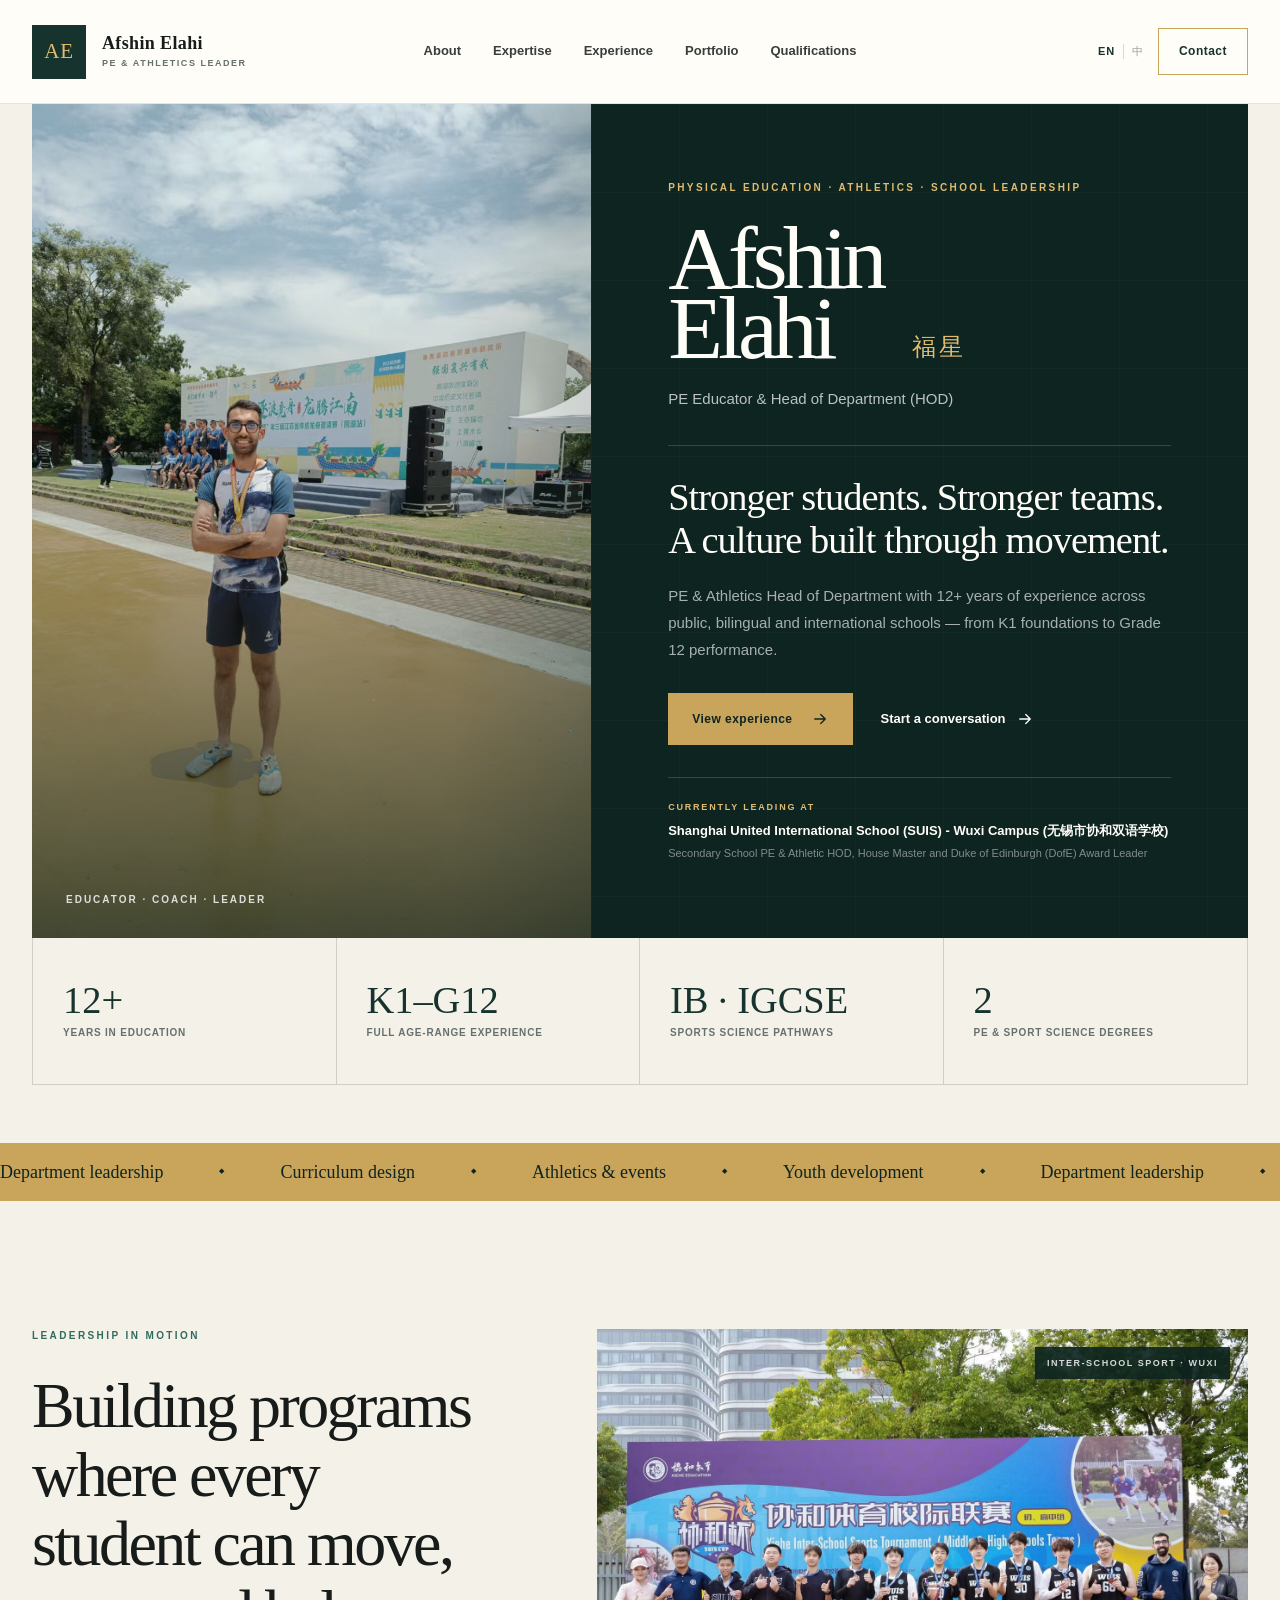
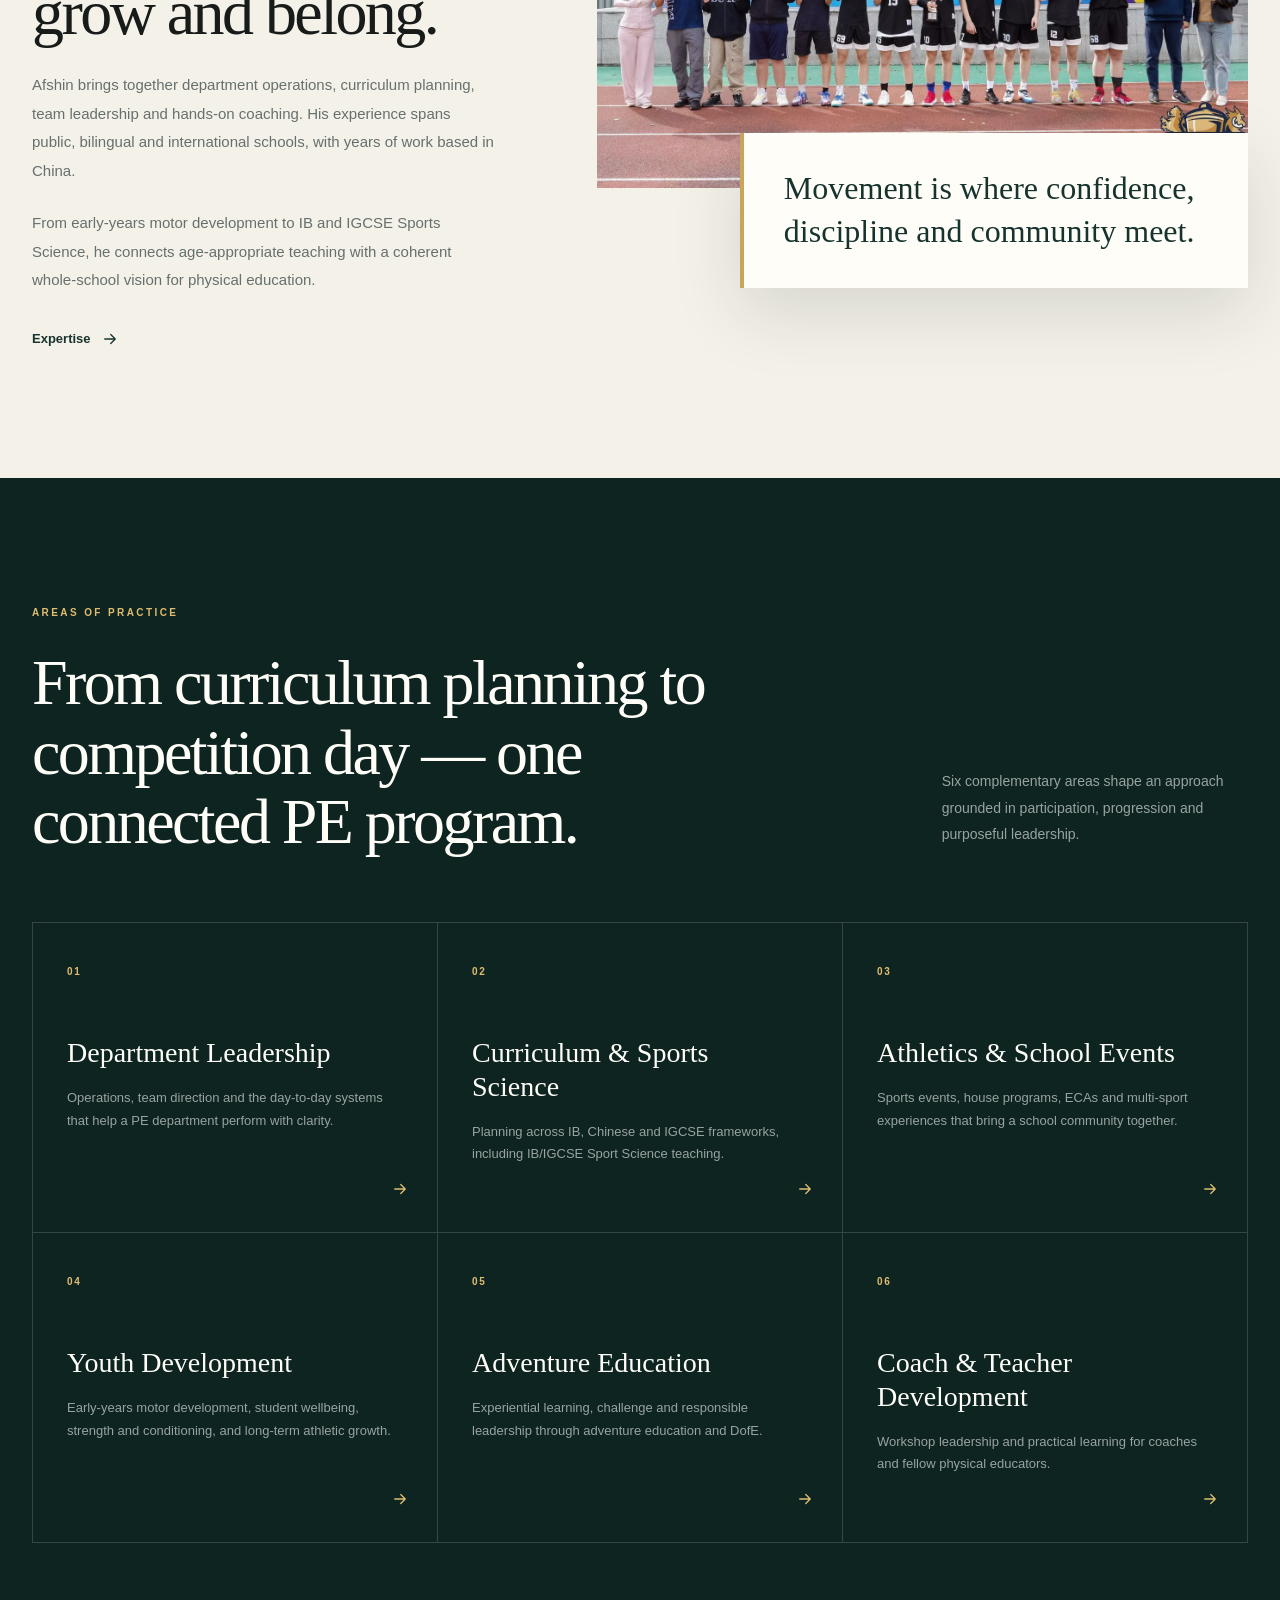
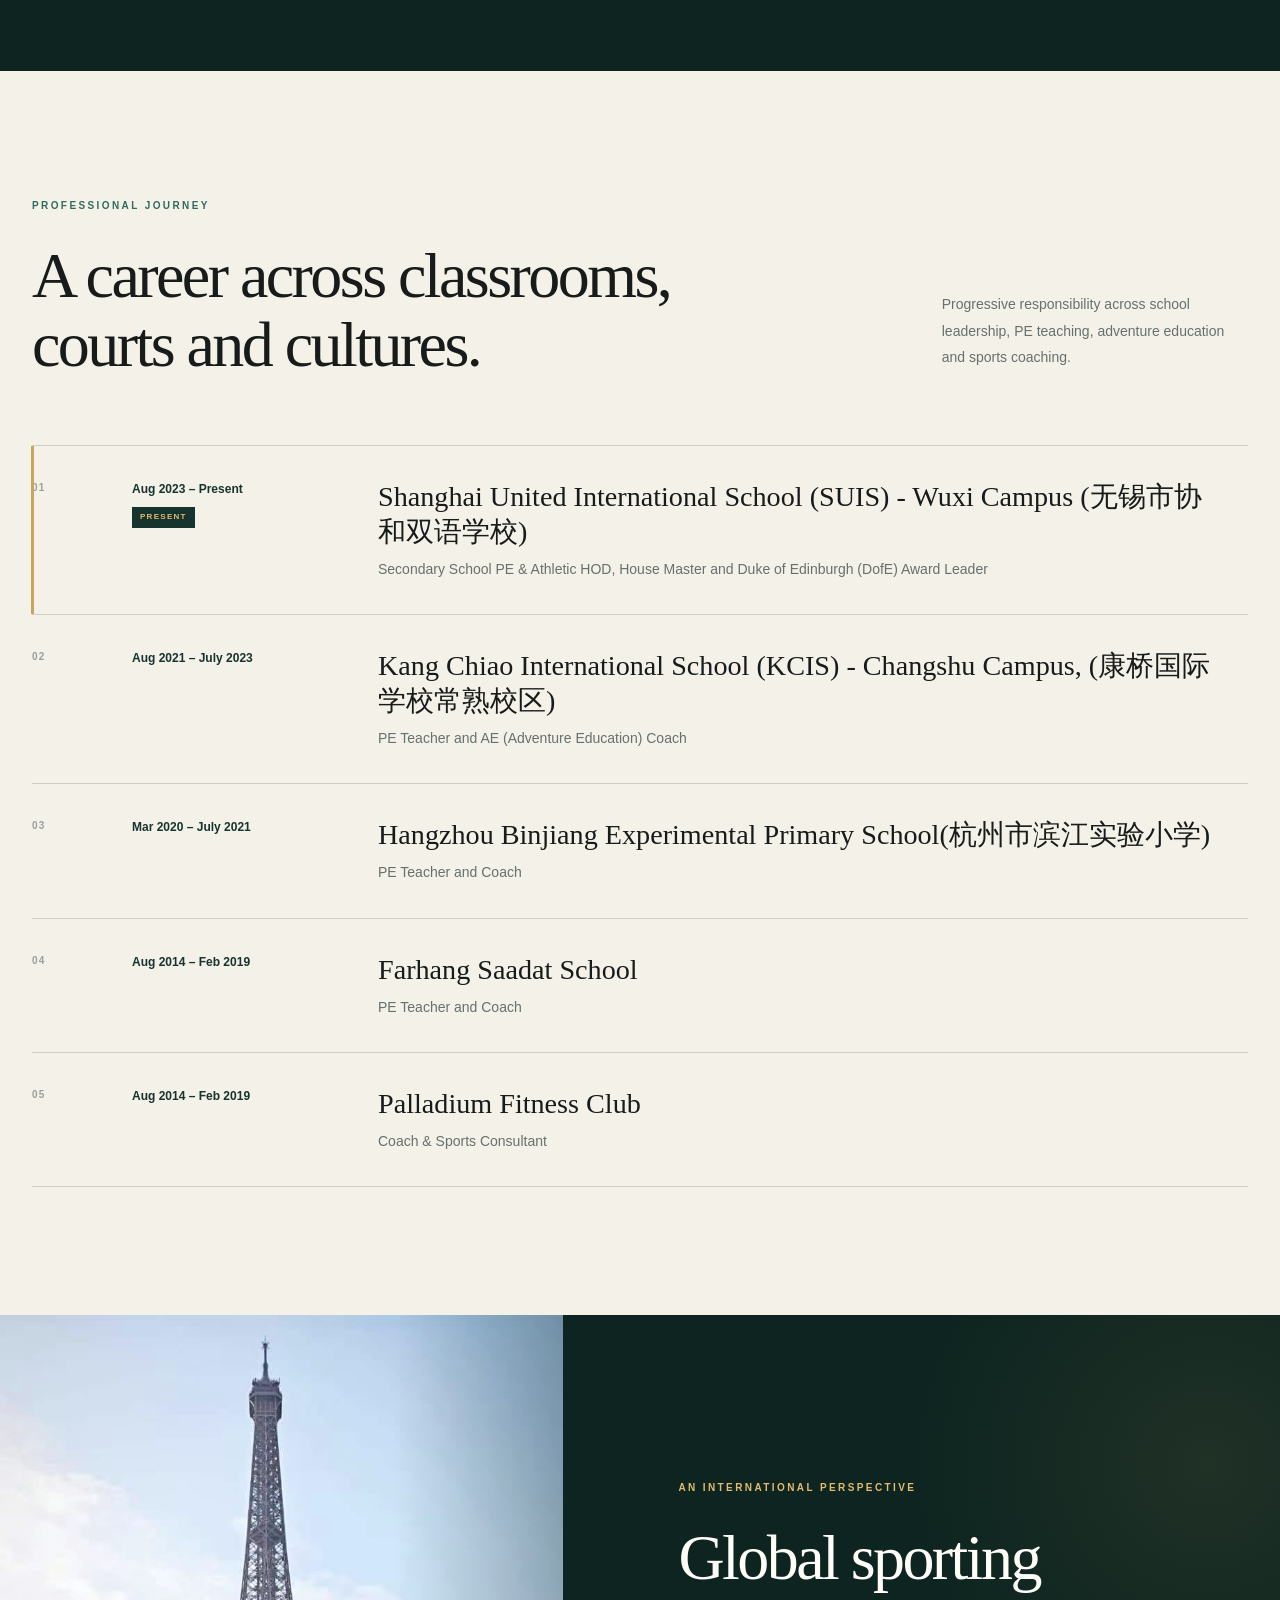
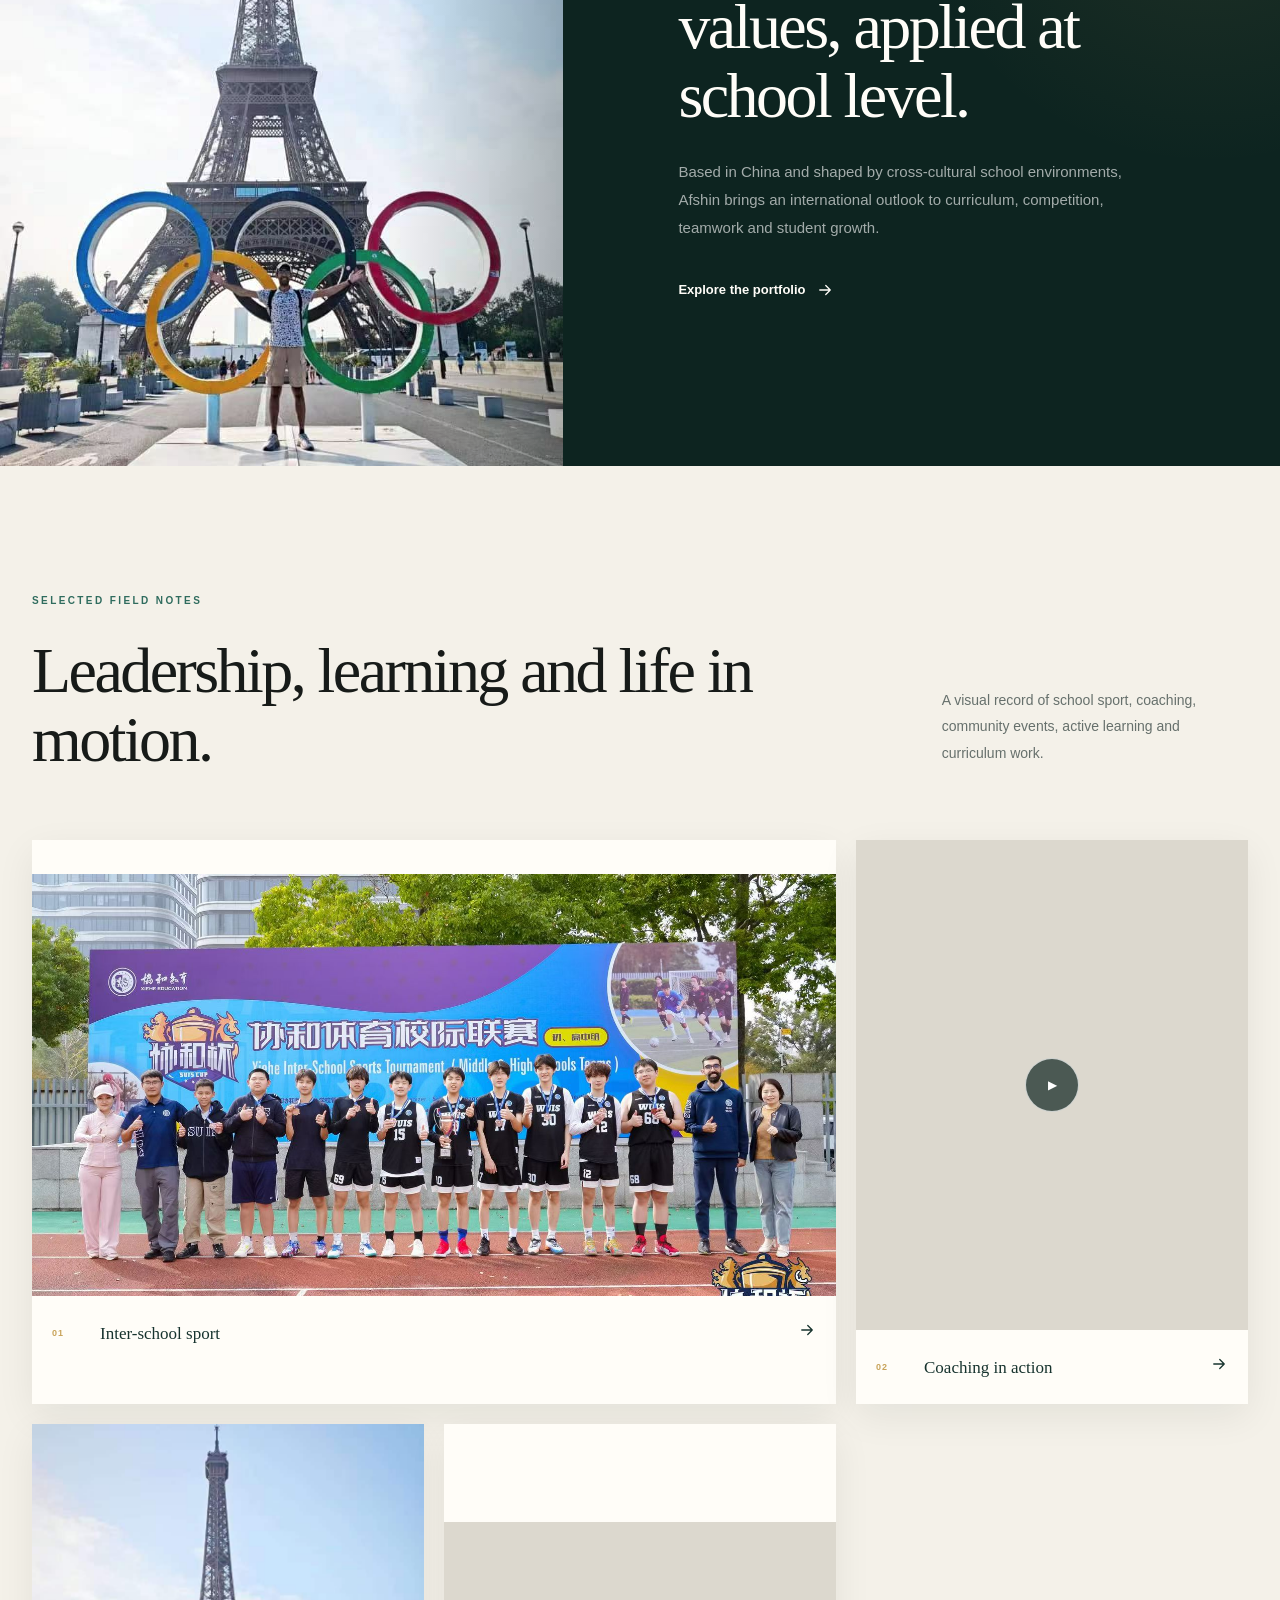
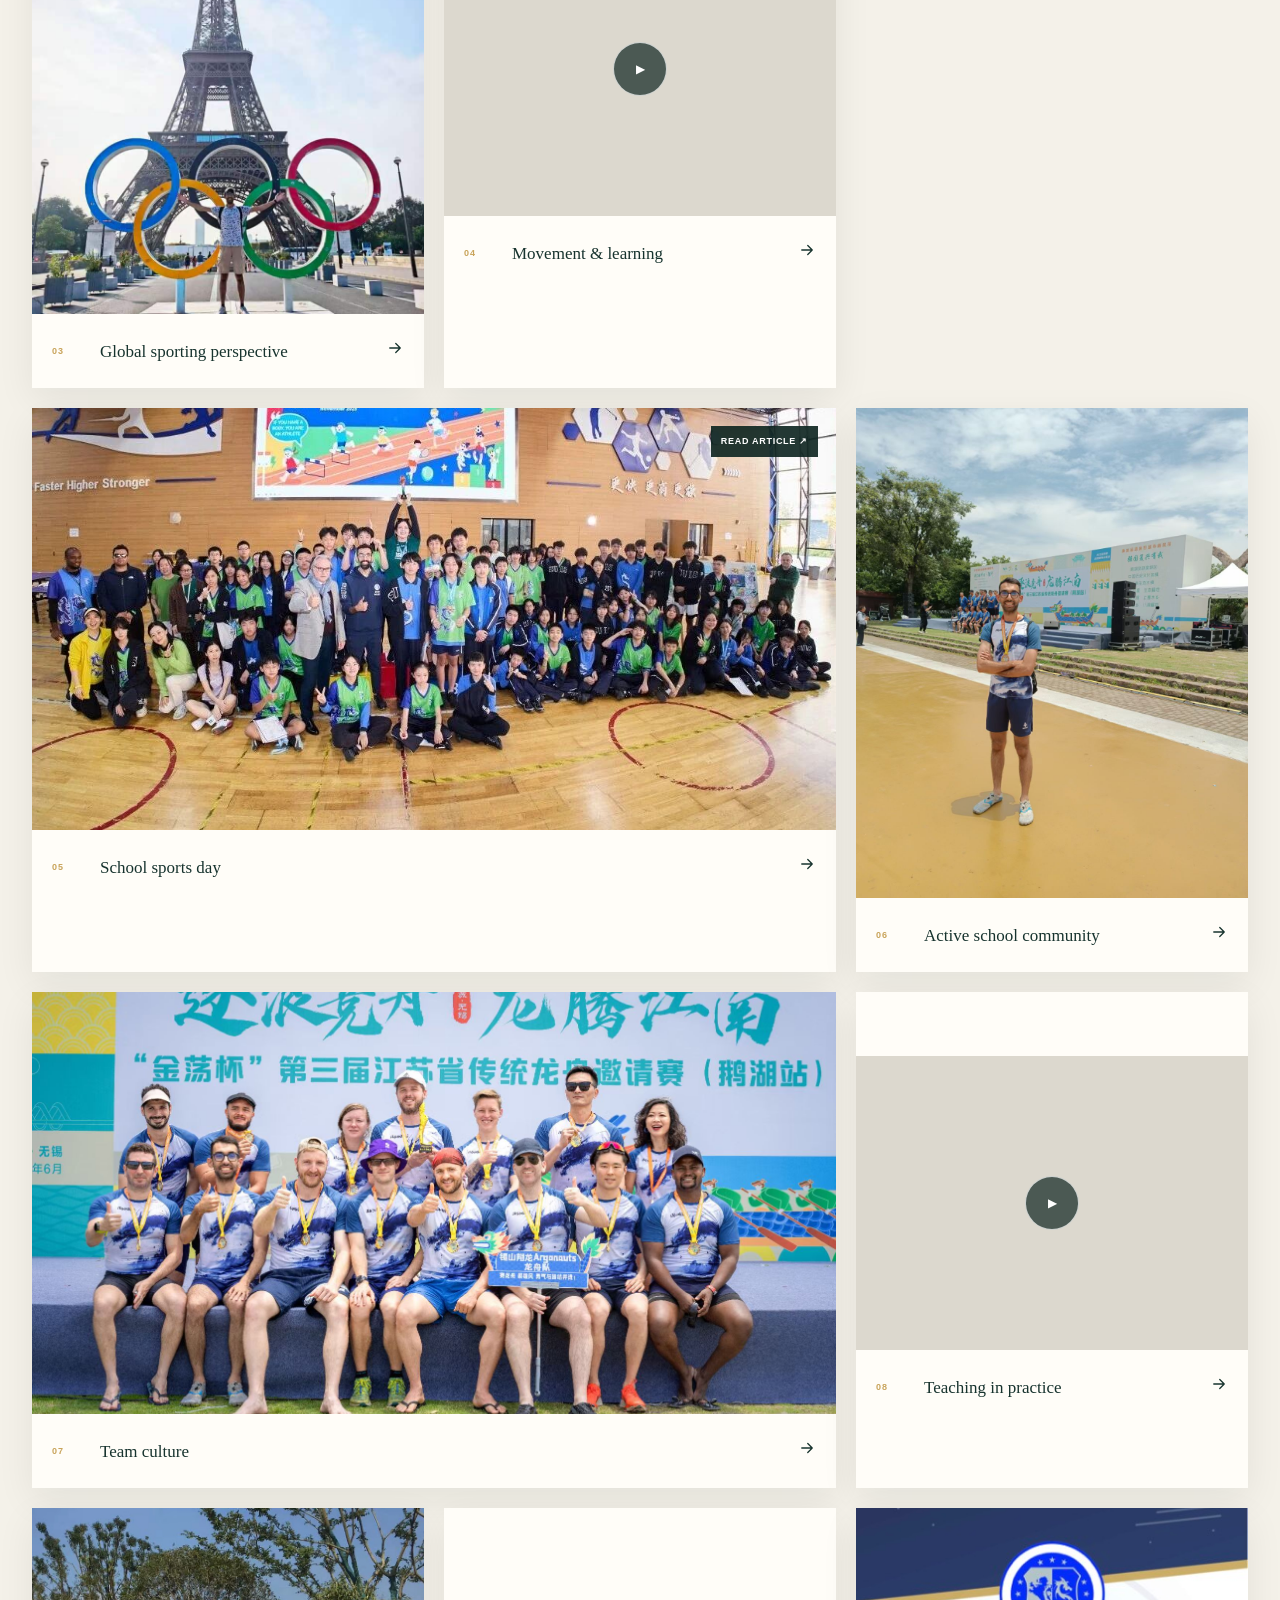
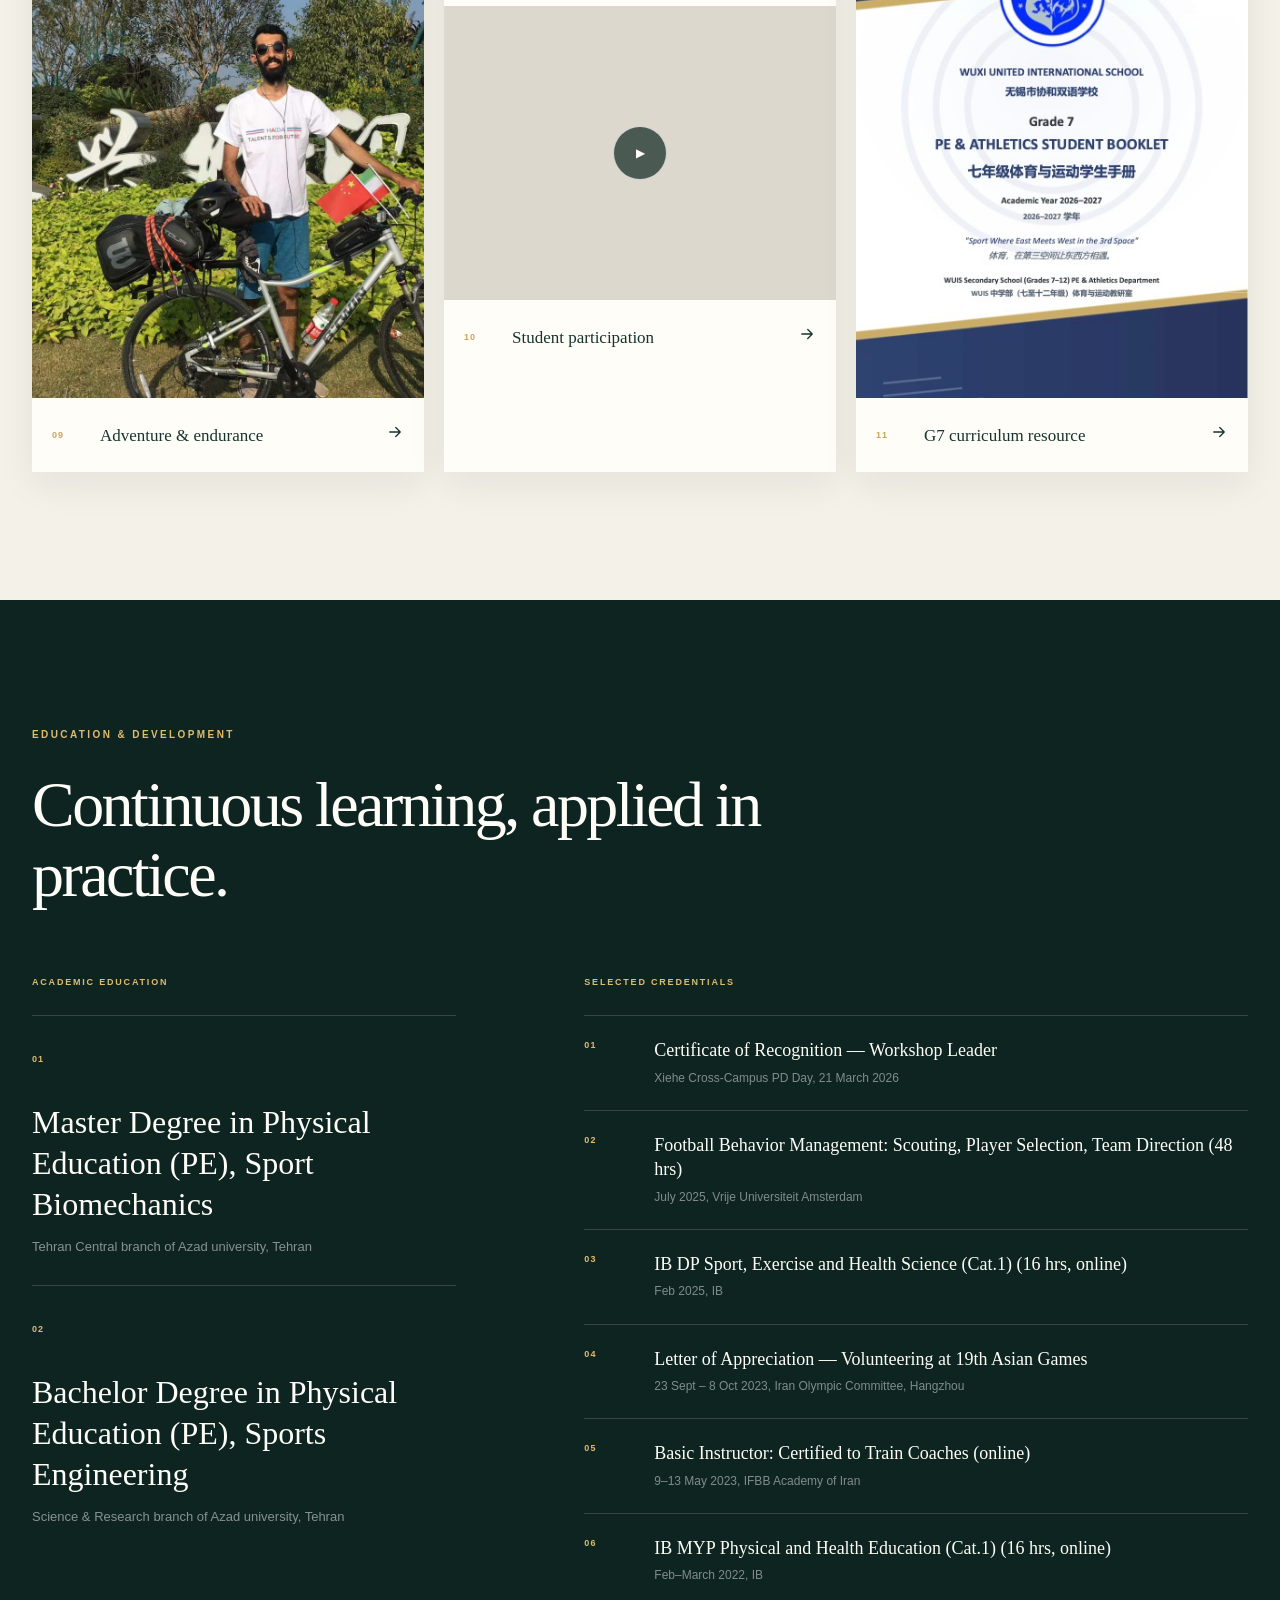
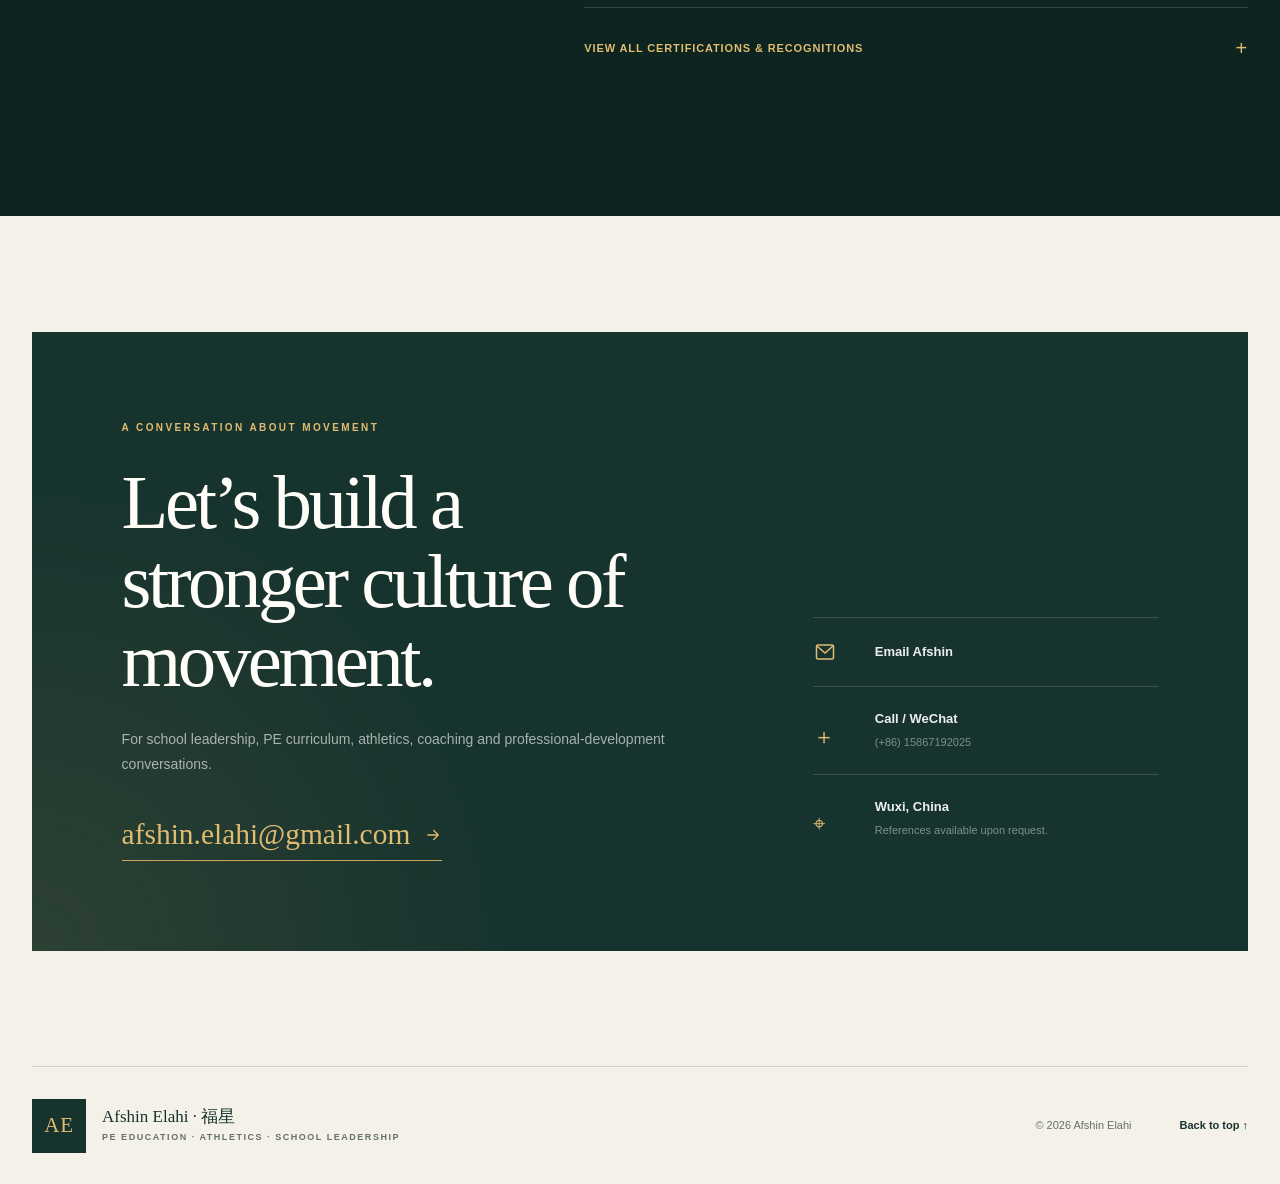
<file: index.html>
<!DOCTYPE html>
<html lang="en">
<head>
  <meta charset="UTF-8" />
  <meta name="viewport" content="width=device-width, initial-scale=1.0" />
  <meta name="theme-color" content="#132a27" />
  <title>Afshin Elahi (福星) — PE &amp; Athletics Leader</title>
  <meta
    name="description"
    content="Afshin Elahi — PE & Athletics Head of Department with 12+ years of experience across public, bilingual and international schools."
  />
  <link rel="icon" href="data:image/svg+xml,<svg xmlns='http://www.w3.org/2000/svg' viewBox='0 0 100 100'><rect width='100' height='100' rx='20' fill='%23132a27'/><text x='50' y='68' font-size='52' text-anchor='middle' fill='%23d9a441' font-family='Georgia'>AE</text></svg>" />
  <link rel="stylesheet" href="style.css?v=20261010" />
</head>
<body>
  <a class="skip-link" href="#main-content">Skip to main content</a>
  <div id="app"></div>
  <script src="content.js?v=20261010"></script>
  <script src="app.js?v=20261010"></script>
</body>
</html>
</file>
<file: style.css>
:root {
  --paper: #f4f1e9;
  --paper-deep: #e9e3d7;
  --white: #fffdf8;
  --ink: #171b19;
  --muted: #66706c;
  --forest: #17332e;
  --forest-deep: #0d2420;
  --forest-soft: #23473f;
  --gold: #c9a45b;
  --gold-bright: #e0bc70;
  --line: rgba(23, 27, 25, 0.16);
  --light-line: rgba(255, 255, 255, 0.16);
  --serif: Georgia, "Times New Roman", "Songti SC", "STSong", serif;
  --sans: -apple-system, BlinkMacSystemFont, "Segoe UI", "PingFang SC", "Hiragino Sans GB",
    "Microsoft YaHei", Helvetica, Arial, sans-serif;
  --ease: cubic-bezier(0.2, 0.72, 0.24, 1);
  --shell: min(1400px, calc(100% - 64px));
}

* {
  box-sizing: border-box;
  margin: 0;
  padding: 0;
}

html {
  scroll-behavior: smooth;
  scroll-padding-top: 112px;
}

body {
  background: var(--paper);
  color: var(--ink);
  font-family: var(--sans);
  line-height: 1.6;
  overflow-x: hidden;
  -webkit-font-smoothing: antialiased;
}

body.modal-open,
body.menu-open {
  overflow: hidden;
}

img,
video {
  display: block;
  max-width: 100%;
}

button,
a,
summary {
  font: inherit;
}

a {
  color: inherit;
}

button {
  color: inherit;
}

::selection {
  background: var(--gold);
  color: var(--forest-deep);
}

.page-shell {
  width: var(--shell);
  margin-inline: auto;
}

.skip-link {
  position: fixed;
  z-index: 1000;
  left: 24px;
  top: 16px;
  padding: 10px 16px;
  background: var(--white);
  color: var(--forest);
  transform: translateY(-160%);
  transition: transform 0.2s;
}

.skip-link:focus {
  transform: translateY(0);
}

.site-header {
  position: sticky;
  z-index: 100;
  top: 0;
  min-height: 104px;
  padding: 0 max(32px, calc((100vw - 1400px) / 2));
  display: grid;
  grid-template-columns: minmax(250px, 1fr) auto minmax(250px, 1fr);
  align-items: center;
  gap: 28px;
  background: rgba(255, 253, 248, 0.96);
  border-bottom: 1px solid rgba(23, 27, 25, 0.1);
  backdrop-filter: blur(16px);
}

.brand,
.footer-brand {
  display: inline-flex;
  align-items: center;
  gap: 16px;
  text-decoration: none;
}

.brand-mark {
  width: 54px;
  height: 54px;
  flex: 0 0 auto;
  display: grid;
  place-items: center;
  background: var(--forest);
  color: var(--gold-bright);
  font: 400 21px/1 var(--serif);
  letter-spacing: 0.03em;
}

.brand-copy {
  display: flex;
  flex-direction: column;
  gap: 2px;
}

.brand-copy strong {
  font: 600 18px/1.2 var(--serif);
  letter-spacing: 0.02em;
}

.brand-copy small,
.footer-brand small {
  color: var(--muted);
  font-size: 9px;
  font-weight: 700;
  letter-spacing: 0.17em;
  text-transform: uppercase;
}

.desktop-nav {
  display: flex;
  align-items: center;
  gap: 32px;
}

.desktop-nav a {
  position: relative;
  padding-block: 40px;
  color: #383e3b;
  font-size: 13px;
  font-weight: 600;
  text-decoration: none;
}

.desktop-nav a::after {
  position: absolute;
  right: 0;
  bottom: 27px;
  left: 0;
  height: 1px;
  background: var(--gold);
  content: "";
  transform: scaleX(0);
  transform-origin: right;
  transition: transform 0.3s var(--ease);
}

.desktop-nav a:hover::after,
.desktop-nav a:focus-visible::after {
  transform: scaleX(1);
  transform-origin: left;
}

.header-actions {
  display: flex;
  justify-content: flex-end;
  align-items: center;
  gap: 14px;
}

.language-toggle {
  display: inline-flex;
  align-items: center;
  gap: 8px;
  border: 0;
  background: transparent;
  cursor: pointer;
  font-size: 11px;
  letter-spacing: 0.08em;
}

.language-toggle span {
  color: #999c9a;
}

.language-toggle span.active {
  color: var(--forest);
  font-weight: 800;
}

.language-toggle i {
  width: 1px;
  height: 15px;
  background: var(--line);
}

.header-contact {
  padding: 13px 20px;
  border: 1px solid var(--gold);
  color: var(--forest);
  font-size: 12px;
  font-weight: 700;
  letter-spacing: 0.04em;
  text-decoration: none;
  transition: background 0.25s, color 0.25s;
}

.header-contact:hover {
  background: var(--forest);
  color: var(--white);
}

.menu-toggle,
.mobile-nav {
  display: none;
}

.hero {
  display: grid;
  grid-template-columns: minmax(0, 46%) minmax(0, 54%);
  min-height: calc(100svh - 104px);
  max-height: 900px;
  overflow: hidden;
  background: var(--forest-deep);
}

.hero-photo {
  position: relative;
  min-height: 680px;
  overflow: hidden;
  background: #c7c1b6;
}

.hero-photo img {
  width: 100%;
  height: 100%;
  object-fit: cover;
  object-position: 50% 42%;
  filter: saturate(0.82) contrast(1.02);
  transition: transform 1.2s var(--ease);
}

.hero:hover .hero-photo img {
  transform: scale(1.015);
}

.hero-photo-shade {
  position: absolute;
  inset: 0;
  background:
    linear-gradient(180deg, rgba(8, 27, 22, 0.04) 40%, rgba(8, 27, 22, 0.7) 100%),
    linear-gradient(90deg, transparent 75%, rgba(13, 36, 32, 0.18));
}

.hero-photo-label {
  position: absolute;
  right: 34px;
  bottom: 30px;
  left: 34px;
  color: rgba(255, 255, 255, 0.82);
  font-size: 10px;
  font-weight: 700;
  letter-spacing: 0.2em;
  text-transform: uppercase;
}

.hero-content {
  position: relative;
  display: flex;
  min-height: 680px;
  padding: clamp(54px, 6vw, 98px);
  flex-direction: column;
  justify-content: center;
  background:
    linear-gradient(rgba(255, 255, 255, 0.025) 1px, transparent 1px),
    linear-gradient(90deg, rgba(255, 255, 255, 0.02) 1px, transparent 1px),
    var(--forest-deep);
  background-size: 88px 88px;
  color: var(--white);
}

.eyebrow {
  margin-bottom: 28px;
  color: var(--gold-bright);
  font-size: 10px;
  font-weight: 800;
  letter-spacing: 0.24em;
  line-height: 1.4;
  text-transform: uppercase;
}

.eyebrow.green {
  color: #2f6c5e;
}

.eyebrow.gold {
  color: var(--gold-bright);
}

.hero-name-row {
  display: flex;
  align-items: flex-end;
  gap: 30px;
}

.hero h1 {
  font: 400 clamp(68px, 7vw, 108px)/0.78 var(--serif);
  letter-spacing: -0.055em;
}

.hero-cn {
  margin-bottom: 4px;
  color: var(--gold-bright);
  font: 400 24px/1 var(--serif);
  letter-spacing: 0.12em;
}

.hero-role {
  margin-top: 24px;
  color: rgba(255, 255, 255, 0.72);
  font-size: 15px;
}

.hero-rule {
  width: 100%;
  height: 1px;
  margin: 34px 0 30px;
  background: var(--light-line);
}

.hero h2 {
  max-width: 700px;
  font: 400 clamp(30px, 3vw, 48px)/1.13 var(--serif);
  letter-spacing: -0.025em;
}

.hero-lead {
  max-width: 680px;
  margin-top: 20px;
  color: rgba(255, 255, 255, 0.64);
  font-size: 15px;
  line-height: 1.8;
}

.hero-ctas {
  display: flex;
  align-items: center;
  gap: 28px;
  margin-top: 30px;
}

.button {
  display: inline-flex;
  align-items: center;
  justify-content: center;
  gap: 18px;
  min-height: 52px;
  padding: 0 24px;
  font-size: 12px;
  font-weight: 800;
  letter-spacing: 0.04em;
  text-decoration: none;
}

.button svg,
.text-link svg,
.contact-email svg,
.gallery-arrow svg,
.expertise-card i svg {
  width: 18px;
  height: 18px;
}

.button-gold {
  background: var(--gold);
  color: var(--forest-deep);
  transition: transform 0.25s, background 0.25s;
}

.button-gold:hover {
  background: var(--gold-bright);
  transform: translateY(-2px);
}

.text-link {
  display: inline-flex;
  width: fit-content;
  align-items: center;
  gap: 10px;
  color: var(--forest);
  font-size: 13px;
  font-weight: 750;
  text-decoration: none;
}

.text-link::after {
  position: absolute;
}

.text-link svg {
  transition: transform 0.25s;
}

.text-link:hover svg {
  transform: translateX(5px);
}

.text-link.light {
  color: var(--white);
}

.hero-current {
  margin-top: 32px;
  padding-top: 22px;
  border-top: 1px solid var(--light-line);
}

.hero-current span {
  display: block;
  margin-bottom: 7px;
  color: var(--gold-bright);
  font-size: 9px;
  font-weight: 800;
  letter-spacing: 0.2em;
}

.hero-current strong {
  display: block;
  max-width: 650px;
  font-size: 13px;
  font-weight: 650;
  line-height: 1.45;
}

.hero-current small {
  display: block;
  max-width: 650px;
  margin-top: 4px;
  color: rgba(255, 255, 255, 0.48);
  font-size: 11px;
  line-height: 1.5;
}

.metrics {
  display: grid;
  grid-template-columns: repeat(4, 1fr);
  border-right: 1px solid var(--line);
  border-bottom: 1px solid var(--line);
  border-left: 1px solid var(--line);
}

.metric {
  min-height: 146px;
  padding: 30px;
  display: flex;
  flex-direction: column;
  justify-content: center;
  gap: 5px;
  border-right: 1px solid var(--line);
}

.metric:last-child {
  border-right: 0;
}

.metric strong {
  color: var(--forest);
  font: 400 clamp(30px, 3vw, 46px)/1 var(--serif);
}

.metric span {
  color: var(--muted);
  font-size: 10px;
  font-weight: 750;
  letter-spacing: 0.08em;
  text-transform: uppercase;
}

.recognition-band {
  overflow: hidden;
  margin-top: 58px;
  padding: 20px 0;
  background: var(--gold);
  color: var(--forest-deep);
}

.recognition-track {
  display: flex;
  width: max-content;
  animation: marquee 26s linear infinite;
}

.recognition-track span {
  display: flex;
  align-items: center;
  gap: 56px;
  padding-right: 56px;
  font: 400 18px/1 var(--serif);
}

.recognition-track span::after {
  content: "◆";
  font-size: 7px;
}

@keyframes marquee {
  to {
    transform: translateX(-50%);
  }
}

.section {
  padding-block: clamp(96px, 10vw, 158px);
}

.about {
  display: grid;
  grid-template-columns: 0.83fr 1.17fr;
  align-items: start;
  gap: clamp(56px, 8vw, 126px);
}

.section-copy {
  position: sticky;
  top: 142px;
}

.display-title {
  max-width: 780px;
  font: 400 clamp(40px, 5vw, 68px)/1.08 var(--serif);
  letter-spacing: -0.04em;
}

.light-title {
  color: var(--white);
}

.section-copy > p:not(.eyebrow) {
  margin-top: 24px;
  color: var(--muted);
  font-size: 15px;
  line-height: 1.9;
}

.section-copy .text-link {
  margin-top: 34px;
}

.about-visual {
  position: relative;
  padding-bottom: 100px;
}

.about-visual img {
  width: 100%;
  aspect-ratio: 1.42;
  object-fit: cover;
  filter: saturate(0.82);
}

.about-visual figcaption {
  position: absolute;
  top: 18px;
  right: 18px;
  padding: 9px 12px;
  background: rgba(13, 36, 32, 0.9);
  color: rgba(255, 255, 255, 0.82);
  font-size: 9px;
  font-weight: 750;
  letter-spacing: 0.17em;
}

.about-visual blockquote {
  position: absolute;
  right: 0;
  bottom: 0;
  width: min(78%, 540px);
  padding: 34px 40px;
  background: var(--white);
  border-left: 4px solid var(--gold);
  box-shadow: 0 24px 70px rgba(20, 28, 25, 0.13);
  color: var(--forest);
  font: 400 clamp(22px, 2.5vw, 34px)/1.35 var(--serif);
}

.expertise {
  background: var(--forest-deep);
  color: var(--white);
}

.section-intro {
  margin-bottom: 66px;
}

.split-intro {
  display: grid;
  grid-template-columns: minmax(0, 1.45fr) minmax(260px, 0.55fr);
  align-items: end;
  gap: clamp(50px, 8vw, 130px);
}

.split-intro > p {
  padding-bottom: 8px;
  color: var(--muted);
  font-size: 14px;
  line-height: 1.9;
}

.expertise .split-intro > p {
  color: rgba(255, 255, 255, 0.58);
}

.expertise-grid {
  display: grid;
  grid-template-columns: repeat(3, 1fr);
  border-top: 1px solid var(--light-line);
  border-left: 1px solid var(--light-line);
}

.expertise-card {
  position: relative;
  min-height: 310px;
  padding: 34px;
  border-right: 1px solid var(--light-line);
  border-bottom: 1px solid var(--light-line);
  transition: background 0.35s, transform 0.35s var(--ease);
}

.expertise-card:hover {
  z-index: 1;
  background: var(--forest-soft);
  transform: translateY(-4px);
}

.expertise-card > span {
  color: var(--gold-bright);
  font-size: 10px;
  font-weight: 800;
  letter-spacing: 0.16em;
}

.expertise-card h3 {
  max-width: 300px;
  margin-top: 54px;
  font: 400 28px/1.2 var(--serif);
}

.expertise-card p {
  margin-top: 17px;
  color: rgba(255, 255, 255, 0.58);
  font-size: 13px;
  line-height: 1.75;
}

.expertise-card i {
  position: absolute;
  right: 28px;
  bottom: 26px;
  color: var(--gold-bright);
  font-style: normal;
}

.career-list {
  border-top: 1px solid var(--line);
}

.career-item {
  position: relative;
  display: grid;
  grid-template-columns: 74px 220px 1fr;
  gap: 26px;
  align-items: start;
  padding: 34px 24px 34px 0;
  border-bottom: 1px solid var(--line);
  transition: background 0.25s, padding 0.25s;
}

.career-item:hover {
  padding-left: 20px;
  background: rgba(255, 255, 255, 0.58);
}

.career-item.current::before {
  position: absolute;
  top: 0;
  bottom: 0;
  left: -1px;
  width: 3px;
  background: var(--gold);
  content: "";
}

.career-index {
  color: #9a9f9c;
  font-size: 10px;
  font-weight: 750;
  letter-spacing: 0.12em;
}

.career-date {
  color: var(--forest);
  font-size: 12px;
  font-weight: 750;
}

.career-date span {
  display: block;
  width: fit-content;
  margin-top: 8px;
  padding: 4px 8px;
  background: var(--forest);
  color: var(--gold-bright);
  font-size: 8px;
  letter-spacing: 0.16em;
}

.career-main h3 {
  font: 400 clamp(21px, 2.2vw, 31px)/1.24 var(--serif);
}

.career-main p {
  margin-top: 8px;
  color: var(--muted);
  font-size: 14px;
}

.perspective {
  display: grid;
  grid-template-columns: minmax(0, 44%) minmax(0, 56%);
  min-height: 720px;
  background: var(--forest-deep);
}

.perspective-image {
  position: relative;
  overflow: hidden;
}

.perspective-image::after {
  position: absolute;
  inset: 0;
  background: linear-gradient(90deg, transparent 70%, rgba(13, 36, 32, 0.28));
  content: "";
}

.perspective-image img {
  width: 100%;
  height: 100%;
  object-fit: cover;
  object-position: center center;
  filter: saturate(0.78) contrast(1.04);
}

.perspective-copy {
  display: flex;
  padding: clamp(62px, 9vw, 144px);
  flex-direction: column;
  justify-content: center;
  background:
    radial-gradient(circle at 90% 20%, rgba(201, 164, 91, 0.1), transparent 34%),
    var(--forest-deep);
}

.perspective-copy > p:not(.eyebrow) {
  max-width: 620px;
  margin-top: 28px;
  color: rgba(255, 255, 255, 0.62);
  font-size: 15px;
  line-height: 1.85;
}

.perspective-copy .text-link {
  margin-top: 38px;
}

.gallery-grid {
  display: grid;
  grid-template-columns: repeat(12, 1fr);
  gap: 20px;
}

.gallery-card {
  position: relative;
  grid-column: span 4;
  min-width: 0;
  overflow: hidden;
  border: 0;
  background: var(--white);
  box-shadow: 0 12px 36px rgba(20, 28, 25, 0.07);
  cursor: pointer;
  text-align: left;
  text-decoration: none;
}

.gallery-card:nth-child(1),
.gallery-card:nth-child(7) {
  grid-column: span 8;
}

.gallery-card:nth-child(5) {
  grid-column: span 8;
}

.gallery-media {
  position: relative;
  aspect-ratio: 4 / 3;
  overflow: hidden;
  background: #dcd8ce;
}

.gallery-card:nth-child(1) .gallery-media,
.gallery-card:nth-child(5) .gallery-media,
.gallery-card:nth-child(7) .gallery-media {
  aspect-ratio: 16 / 8.4;
}

.gallery-card:nth-child(2) .gallery-media,
.gallery-card:nth-child(3) .gallery-media,
.gallery-card:nth-child(6) .gallery-media,
.gallery-card:nth-child(9) .gallery-media,
.gallery-card:nth-child(11) .gallery-media {
  aspect-ratio: 4 / 5;
}

.gallery-media img,
.gallery-media video {
  width: 100%;
  height: 100%;
  object-fit: cover;
  transition: transform 0.7s var(--ease), filter 0.5s;
}

.gallery-card:nth-child(3) .gallery-media img {
  object-position: center 54%;
}

.gallery-card:nth-child(9) .gallery-media img {
  object-position: center 48%;
}

.gallery-card:hover .gallery-media img,
.gallery-card:hover .gallery-media video {
  transform: scale(1.035);
  filter: saturate(1.06);
}

.media-play {
  position: absolute;
  top: 50%;
  left: 50%;
  width: 54px;
  height: 54px;
  display: grid;
  place-items: center;
  border: 1px solid rgba(255, 255, 255, 0.72);
  border-radius: 50%;
  background: rgba(13, 36, 32, 0.7);
  color: #fff;
  font-size: 12px;
  transform: translate(-50%, -50%);
  transition: opacity 0.25s, transform 0.25s;
}

.gallery-card:hover .media-play {
  opacity: 0.2;
  transform: translate(-50%, -50%) scale(1.14);
}

.gallery-meta {
  display: grid;
  grid-template-columns: 34px 1fr auto;
  gap: 14px;
  align-items: center;
  min-height: 74px;
  padding: 18px 20px;
}

.gallery-number {
  color: var(--gold);
  font-size: 9px;
  font-weight: 800;
  letter-spacing: 0.12em;
}

.gallery-caption {
  color: var(--forest);
  font: 400 17px/1.25 var(--serif);
}

.gallery-arrow {
  color: var(--forest);
  transition: transform 0.25s;
}

.gallery-card:hover .gallery-arrow {
  transform: translateX(5px);
}

.gallery-action {
  position: absolute;
  top: 18px;
  right: 18px;
  padding: 8px 10px;
  background: rgba(13, 36, 32, 0.9);
  color: #fff;
  font-size: 9px;
  font-weight: 750;
  letter-spacing: 0.08em;
  text-transform: uppercase;
}

.qualifications {
  background: var(--forest-deep);
  color: var(--white);
}

.qualification-layout {
  display: grid;
  grid-template-columns: 0.78fr 1.22fr;
  gap: clamp(64px, 10vw, 154px);
}

.column-label {
  margin-bottom: 26px;
  color: var(--gold-bright);
  font-size: 9px;
  font-weight: 800;
  letter-spacing: 0.2em;
  text-transform: uppercase;
}

.education-item {
  padding: 28px 0;
  border-top: 1px solid var(--light-line);
}

.education-item > span,
.credential-item > span {
  color: var(--gold-bright);
  font-size: 9px;
  font-weight: 800;
  letter-spacing: 0.12em;
}

.education-item h4 {
  margin-top: 32px;
  font: 400 clamp(24px, 2.5vw, 34px)/1.28 var(--serif);
}

.education-item p {
  margin-top: 12px;
  color: rgba(255, 255, 255, 0.5);
  font-size: 13px;
}

.credential-item {
  display: grid;
  grid-template-columns: 52px 1fr;
  gap: 18px;
  padding: 22px 0;
  border-top: 1px solid var(--light-line);
}

.credential-item h4 {
  font: 400 18px/1.36 var(--serif);
}

.credential-item p {
  margin-top: 6px;
  color: rgba(255, 255, 255, 0.48);
  font-size: 12px;
}

.all-credentials {
  border-top: 1px solid var(--light-line);
}

.all-credentials summary {
  display: flex;
  padding: 24px 0;
  align-items: center;
  justify-content: space-between;
  color: var(--gold-bright);
  cursor: pointer;
  font-size: 11px;
  font-weight: 750;
  letter-spacing: 0.08em;
  list-style: none;
  text-transform: uppercase;
}

.all-credentials summary::-webkit-details-marker {
  display: none;
}

.all-credentials summary span {
  font-size: 20px;
  font-weight: 300;
}

.all-credentials-list {
  padding-bottom: 12px;
}

.contact {
  display: grid;
  grid-template-columns: minmax(0, 1.25fr) minmax(320px, 0.75fr);
  gap: clamp(60px, 9vw, 140px);
  margin-block: clamp(70px, 9vw, 130px);
  padding: clamp(52px, 7vw, 100px);
  background:
    radial-gradient(circle at 0 100%, rgba(201, 164, 91, 0.12), transparent 35%),
    var(--forest);
  color: var(--white);
}

.contact-copy h2 {
  max-width: 760px;
  font: 400 clamp(46px, 6vw, 82px)/1.03 var(--serif);
  letter-spacing: -0.045em;
}

.contact-copy > p:not(.eyebrow) {
  max-width: 640px;
  margin-top: 26px;
  color: rgba(255, 255, 255, 0.62);
  font-size: 14px;
  line-height: 1.8;
}

.contact-email {
  display: inline-flex;
  align-items: center;
  gap: 14px;
  margin-top: 40px;
  padding-bottom: 8px;
  border-bottom: 1px solid var(--gold);
  color: var(--gold-bright);
  font: 400 clamp(20px, 2.3vw, 30px)/1.2 var(--serif);
  text-decoration: none;
}

.contact-details {
  align-self: end;
}

.contact-details > * {
  display: grid;
  grid-template-columns: 46px 1fr;
  gap: 16px;
  align-items: center;
  padding: 22px 0;
  border-top: 1px solid var(--light-line);
  text-decoration: none;
}

.contact-details svg,
.contact-icon {
  width: 24px;
  height: 24px;
  color: var(--gold-bright);
  font-size: 22px;
}

.contact-details > * > span:last-child {
  color: rgba(255, 255, 255, 0.92);
  font-size: 13px;
  font-weight: 650;
}

.contact-details small {
  display: block;
  margin-top: 4px;
  color: rgba(255, 255, 255, 0.45);
  font-size: 11px;
  font-weight: 400;
}

.site-footer {
  min-height: 118px;
  display: grid;
  grid-template-columns: 1fr auto auto;
  gap: 48px;
  align-items: center;
  border-top: 1px solid var(--line);
  color: var(--muted);
  font-size: 11px;
}

.footer-brand strong {
  display: block;
  color: var(--forest);
  font: 400 17px/1.3 var(--serif);
}

.site-footer > a {
  color: var(--forest);
  font-weight: 700;
  text-decoration: none;
}

.lightbox[hidden] {
  display: none;
}

.lightbox {
  position: fixed;
  z-index: 500;
  inset: 0;
  display: grid;
  place-items: center;
  padding: 60px;
  background: rgba(5, 18, 15, 0.96);
  opacity: 0;
  transition: opacity 0.22s;
}

.lightbox.open {
  opacity: 1;
}

.lightbox-stage {
  max-width: min(1180px, 88vw);
  max-height: 88vh;
  display: grid;
  place-items: center;
}

.lightbox-stage > img,
.lightbox-stage > video {
  max-width: 100%;
  max-height: 86vh;
  box-shadow: 0 30px 90px rgba(0, 0, 0, 0.45);
}

.lightbox-close,
.lightbox-arrow {
  position: absolute;
  z-index: 2;
  display: grid;
  place-items: center;
  border: 1px solid rgba(255, 255, 255, 0.26);
  background: rgba(255, 255, 255, 0.06);
  color: #fff;
  cursor: pointer;
}

.lightbox-close {
  top: 26px;
  right: 30px;
  width: 48px;
  height: 48px;
  font-size: 25px;
}

.lightbox-arrow {
  top: 50%;
  width: 48px;
  height: 72px;
  font-size: 34px;
  transform: translateY(-50%);
}

.lightbox-prev {
  left: 22px;
}

.lightbox-next {
  right: 22px;
}

.document-preview {
  width: min(900px, 82vw);
  height: 82vh;
  display: flex;
  flex-direction: column;
  gap: 12px;
}

.document-pages {
  flex: 1;
  overflow-y: auto;
  padding: 14px;
  display: flex;
  flex-direction: column;
  gap: 12px;
  background: #fff;
}

.document-pages img {
  width: 100%;
  height: auto;
}

.document-preview > a {
  align-self: center;
  padding: 10px 16px;
  border: 1px solid var(--gold);
  color: var(--gold-bright);
  font-size: 12px;
  font-weight: 700;
  text-decoration: none;
}

.reveal {
  opacity: 1;
  transform: none;
}

.reveal.visible {
  opacity: 1;
  transform: none;
}

:focus-visible {
  outline: 2px solid var(--gold);
  outline-offset: 4px;
}

@media (max-width: 1160px) {
  .site-header {
    grid-template-columns: 1fr auto;
  }

  .desktop-nav {
    display: none;
  }

  .menu-toggle {
    display: inline-flex;
    min-width: 58px;
    flex-direction: column;
    align-items: flex-end;
    gap: 5px;
    border: 0;
    background: transparent;
    cursor: pointer;
    color: var(--forest);
    font-size: 9px;
    font-weight: 750;
    letter-spacing: 0.12em;
    text-transform: uppercase;
  }

  .menu-toggle i,
  .menu-toggle::after {
    width: 24px;
    height: 1px;
    background: var(--forest);
    content: "";
    transition: transform 0.25s;
  }

  .mobile-nav {
    position: fixed;
    z-index: 99;
    inset: 104px 0 auto;
    height: calc(100svh - 104px);
    padding: 42px 32px;
    display: flex;
    flex-direction: column;
    background: var(--forest-deep);
    opacity: 1;
    pointer-events: none;
    visibility: hidden;
  }

  .mobile-nav.open {
    pointer-events: auto;
    visibility: visible;
  }

  .mobile-nav a {
    padding: 17px 0;
    border-bottom: 1px solid var(--light-line);
    color: var(--white);
    font: 400 clamp(28px, 5vw, 46px)/1.2 var(--serif);
    text-decoration: none;
  }

  .hero h1 {
    font-size: clamp(62px, 8vw, 88px);
  }

  .hero-content {
    padding: 50px;
  }

  .expertise-grid {
    grid-template-columns: repeat(2, 1fr);
  }
}

@media (max-width: 900px) {
  :root {
    --shell: min(100% - 36px, 760px);
  }

  .site-header {
    min-height: 86px;
    padding: 0 18px;
  }

  .brand-mark {
    width: 46px;
    height: 46px;
    font-size: 18px;
  }

  .brand-copy small {
    display: none;
  }

  .header-contact {
    display: none;
  }

  .mobile-nav {
    inset: 86px 0 auto;
    height: calc(100svh - 86px);
  }

  .hero {
    width: 100%;
    min-height: 0;
    max-height: none;
    grid-template-columns: 1fr;
  }

  .hero-photo {
    min-height: 58svh;
    max-height: 680px;
  }

  .hero-photo img {
    object-position: center 38%;
  }

  .hero-content {
    min-height: auto;
    padding: 58px max(24px, 6vw) 64px;
  }

  .hero h1 {
    font-size: clamp(66px, 15vw, 94px);
  }

  .metrics {
    width: 100%;
    grid-template-columns: repeat(2, 1fr);
  }

  .metric:nth-child(2) {
    border-right: 0;
  }

  .metric:nth-child(-n + 2) {
    border-bottom: 1px solid var(--line);
  }

  .about,
  .split-intro,
  .qualification-layout,
  .contact {
    grid-template-columns: 1fr;
  }

  .section-copy {
    position: static;
  }

  .about-visual {
    padding-bottom: 70px;
  }

  .perspective {
    min-height: 0;
    grid-template-columns: 1fr;
  }

  .perspective-image {
    height: 70svh;
    min-height: 520px;
  }

  .perspective-copy {
    padding: 76px max(24px, 8vw);
  }

  .career-item {
    grid-template-columns: 48px 1fr;
  }

  .career-date {
    grid-column: 2;
  }

  .career-main {
    grid-column: 2;
  }

  .gallery-card,
  .gallery-card:nth-child(1),
  .gallery-card:nth-child(5),
  .gallery-card:nth-child(7) {
    grid-column: span 6;
  }

  .gallery-card:nth-child(1) .gallery-media,
  .gallery-card:nth-child(5) .gallery-media,
  .gallery-card:nth-child(7) .gallery-media {
    aspect-ratio: 4 / 3;
  }

  .qualification-layout {
    gap: 72px;
  }

  .contact {
    width: 100%;
    margin-bottom: 0;
    padding: 76px max(24px, 8vw);
  }

  .site-footer {
    min-height: 160px;
    grid-template-columns: 1fr auto;
  }

  .site-footer > span {
    display: none;
  }
}

@media (max-width: 620px) {
  :root {
    --shell: calc(100% - 28px);
  }

  .brand {
    gap: 10px;
  }

  .brand-mark {
    width: 40px;
    height: 40px;
    font-size: 16px;
  }

  .brand-copy strong {
    font-size: 15px;
  }

  .header-actions {
    gap: 10px;
  }

  .language-toggle {
    gap: 6px;
  }

  .hero-photo {
    min-height: 56svh;
  }

  .hero-photo-label {
    right: 20px;
    bottom: 20px;
    left: 20px;
  }

  .hero-content {
    padding-inline: 24px;
  }

  .hero-name-row {
    align-items: flex-end;
    gap: 18px;
  }

  .hero h1 {
    font-size: clamp(58px, 20vw, 80px);
  }

  .hero h2 {
    font-size: 32px;
  }

  .hero-cn {
    font-size: 19px;
  }

  .hero-ctas {
    align-items: flex-start;
    flex-direction: column;
  }

  .metric {
    min-height: 118px;
    padding: 22px;
  }

  .metric strong {
    font-size: 30px;
  }

  .section {
    padding-block: 88px;
  }

  .display-title {
    font-size: 40px;
  }

  .about {
    gap: 58px;
  }

  .about-visual {
    padding-bottom: 100px;
  }

  .about-visual img {
    aspect-ratio: 1 / 1.12;
    object-position: 58% center;
  }

  .about-visual blockquote {
    width: 92%;
    padding: 27px;
    font-size: 23px;
  }

  .expertise-grid {
    grid-template-columns: 1fr;
  }

  .expertise-card {
    min-height: 280px;
  }

  .career-item {
    padding-right: 0;
  }

  .career-item:hover {
    padding-left: 0;
  }

  .perspective-image {
    height: 65svh;
    min-height: 480px;
  }

  .perspective-image img {
    object-position: center top;
  }

  .gallery-grid {
    display: block;
  }

  .gallery-card {
    width: 100%;
    margin-bottom: 18px;
  }

  .gallery-card .gallery-media,
  .gallery-card:nth-child(1) .gallery-media,
  .gallery-card:nth-child(5) .gallery-media,
  .gallery-card:nth-child(7) .gallery-media {
    aspect-ratio: 4 / 3;
  }

  .gallery-card:nth-child(2) .gallery-media,
  .gallery-card:nth-child(3) .gallery-media,
  .gallery-card:nth-child(6) .gallery-media,
  .gallery-card:nth-child(9) .gallery-media,
  .gallery-card:nth-child(11) .gallery-media {
    aspect-ratio: 4 / 4.6;
  }

  .contact {
    margin-top: 0;
  }

  .contact-copy h2 {
    font-size: 46px;
  }

  .contact-email {
    max-width: 100%;
    font-size: 18px;
    overflow-wrap: anywhere;
  }

  .site-footer {
    min-height: 190px;
    padding-block: 34px;
    grid-template-columns: 1fr;
    gap: 24px;
  }

  .lightbox {
    padding: 56px 12px 18px;
  }

  .lightbox-arrow {
    top: auto;
    bottom: 16px;
    width: 44px;
    height: 44px;
    transform: none;
  }

  .lightbox-prev {
    left: calc(50% - 52px);
  }

  .lightbox-next {
    right: calc(50% - 52px);
  }

  .lightbox-close {
    top: 12px;
    right: 12px;
  }

  .lightbox-stage {
    max-width: 94vw;
    max-height: 78vh;
  }

  .lightbox-stage > img,
  .lightbox-stage > video {
    max-height: 76vh;
  }

  .document-preview {
    width: 94vw;
    height: 74vh;
  }
}

@media (prefers-reduced-motion: reduce) {
  html {
    scroll-behavior: auto;
  }

  *,
  *::before,
  *::after {
    animation-duration: 0.01ms !important;
    animation-iteration-count: 1 !important;
    transition-duration: 0.01ms !important;
  }

  .reveal {
    opacity: 1;
    transform: none;
  }
}
</file>
